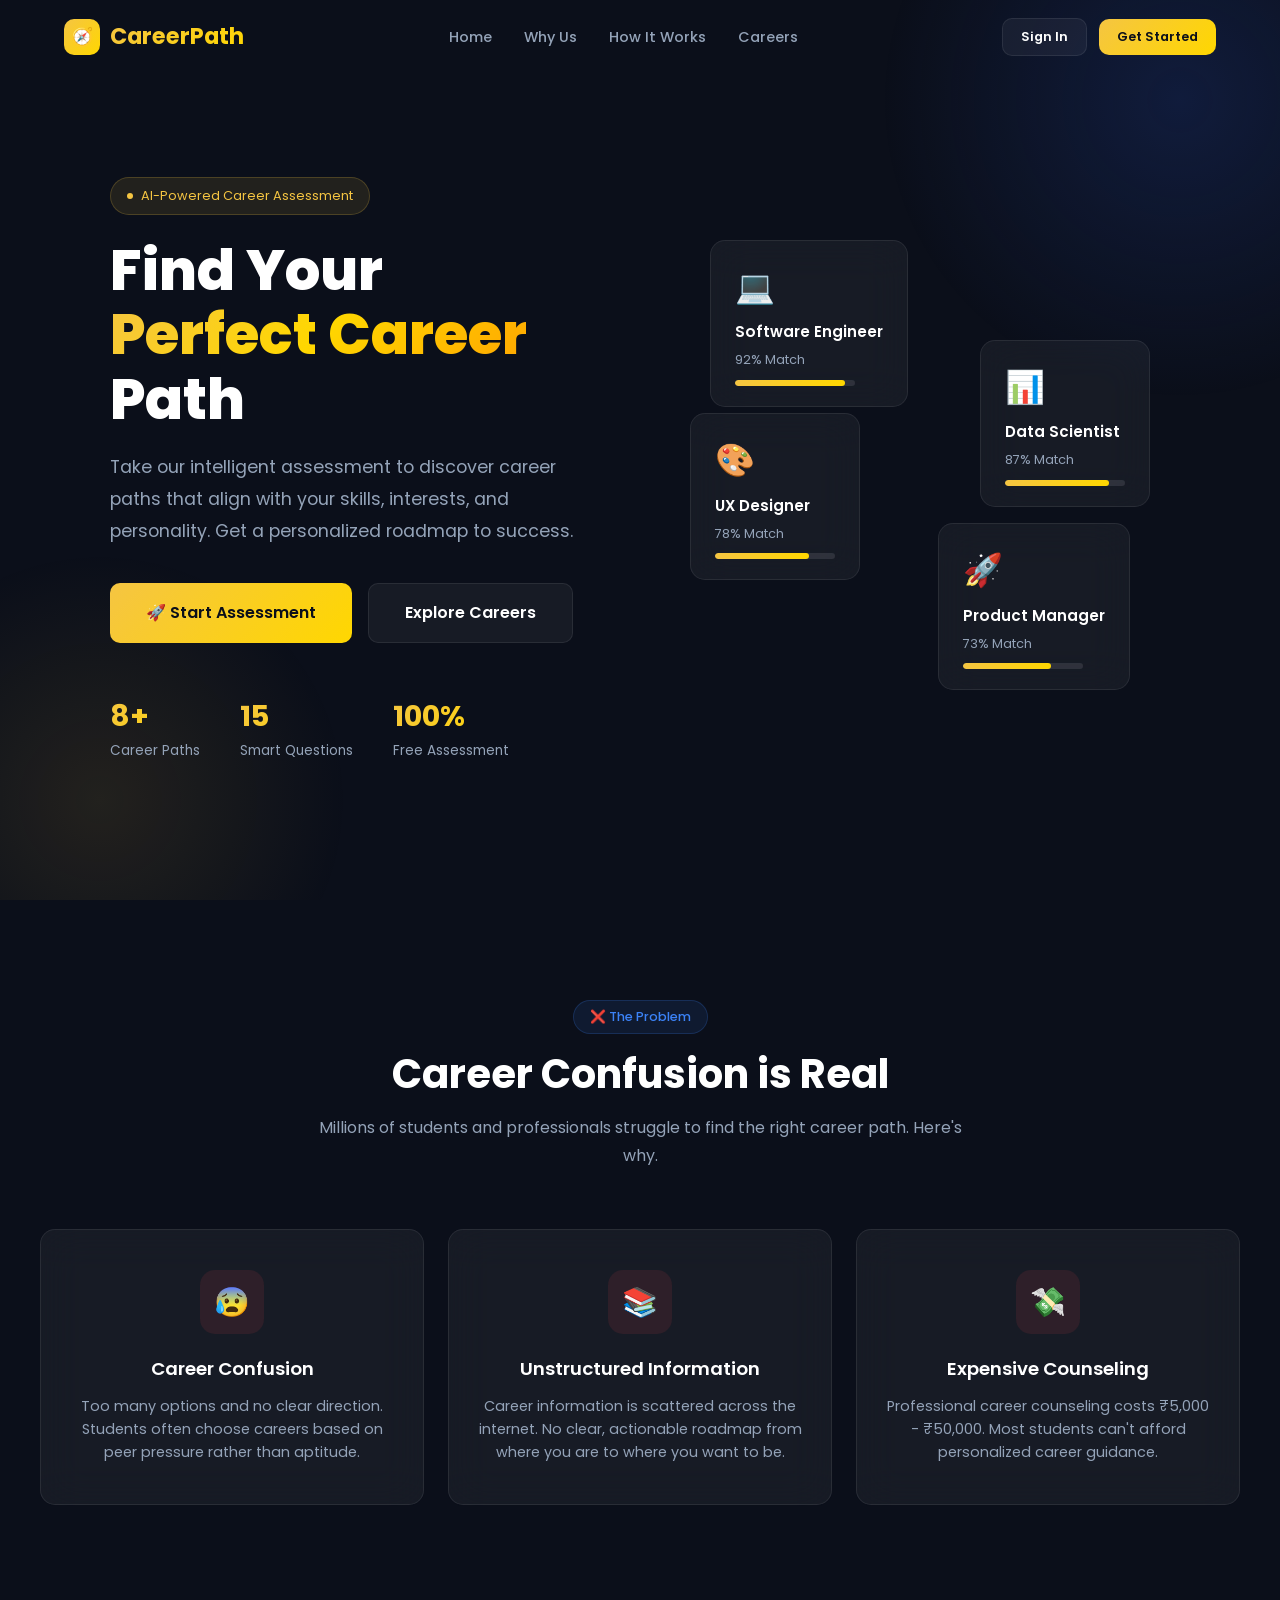
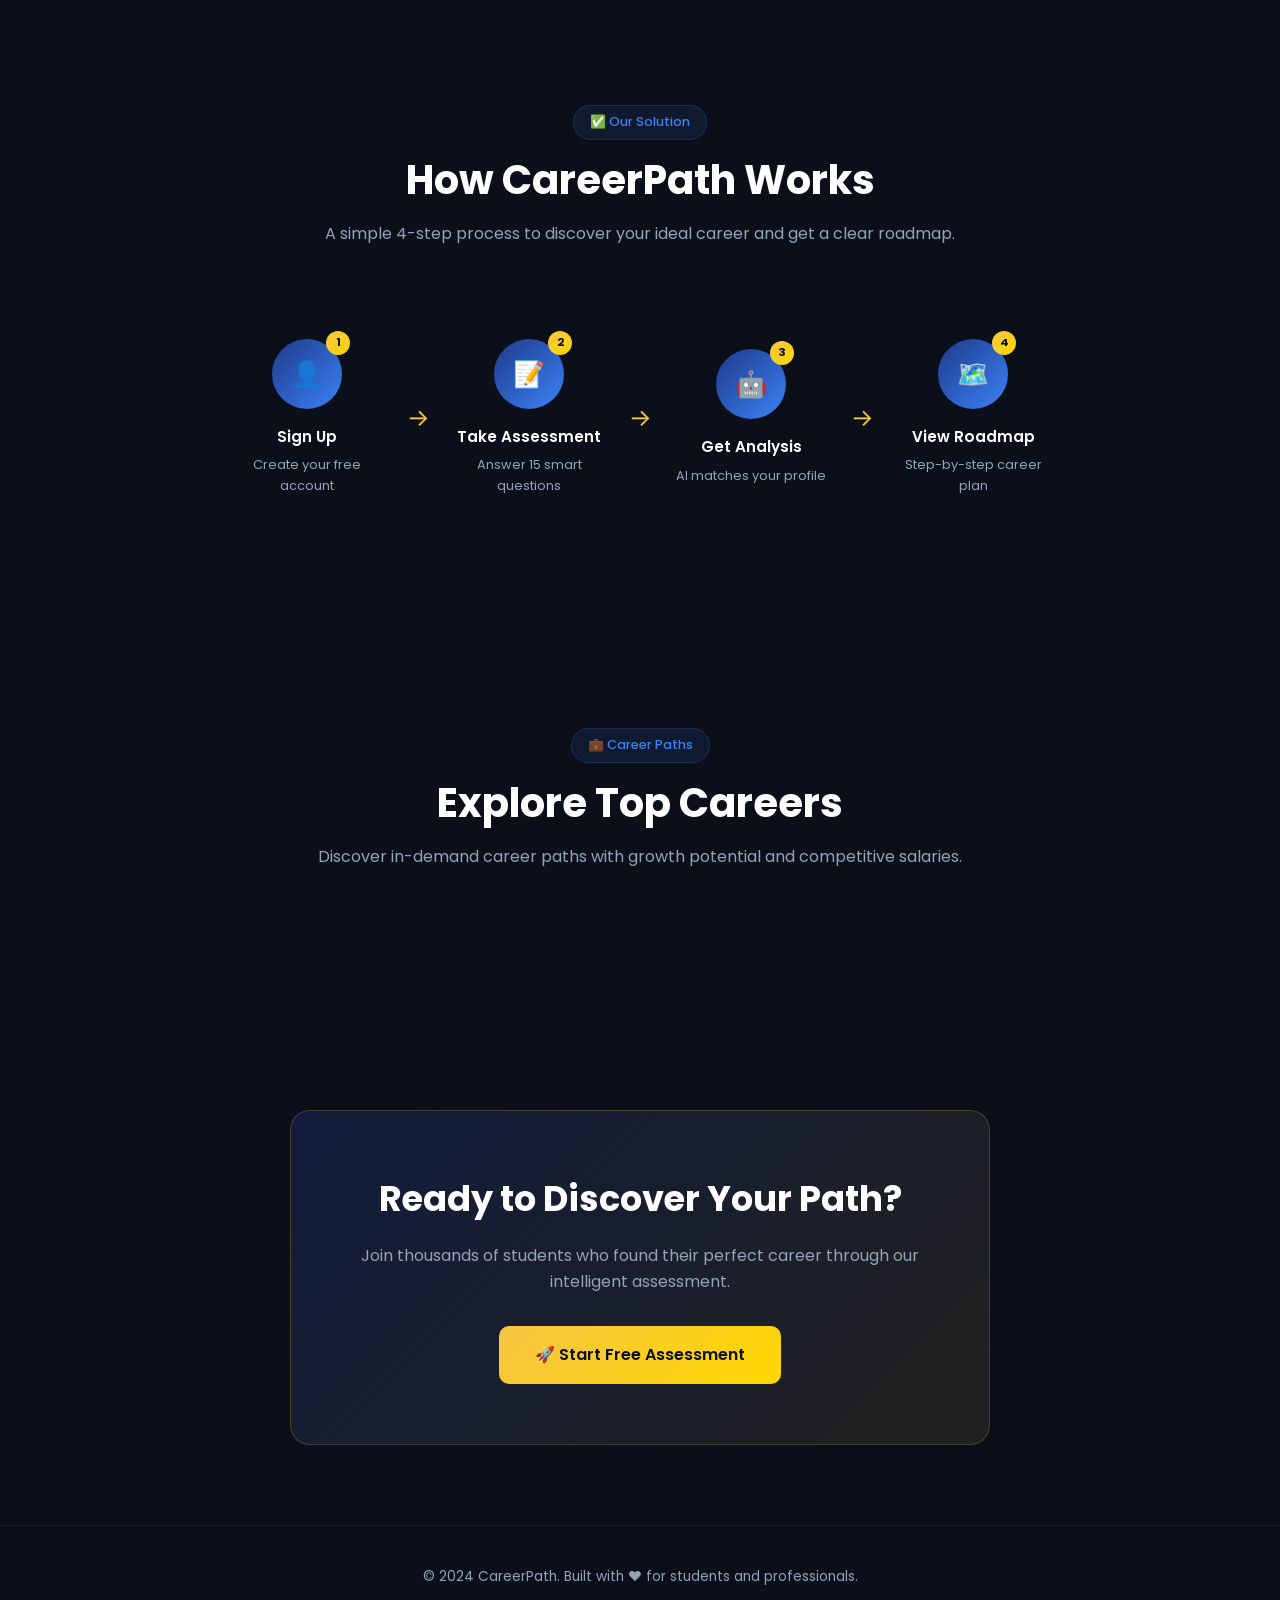
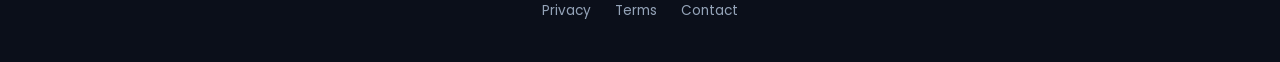
<file: frontend/index.html>
<!DOCTYPE html>
<html lang="en">
<head>
    <meta charset="UTF-8">
    <meta name="viewport" content="width=device-width, initial-scale=1.0">
    <title>CareerPath — Find Your Perfect Career</title>
    <link rel="stylesheet" href="css/style.css">
</head>
<body>

    <!-- Animated Background -->
    <div class="animated-bg"></div>

    <!-- Page Loader -->
    <div class="page-loader" id="pageLoader">
        <div class="loader-spinner"></div>
    </div>

    <!-- Toast Container -->
    <div class="toast-container" id="toastContainer"></div>

    <!-- Navigation -->
    <nav class="navbar" id="navbar">
        <div class="nav-container">
            <a href="index.html" class="nav-logo">
                <div class="nav-logo-icon">🧭</div>
                <span>CareerPath</span>
            </a>

            <div class="nav-links" id="navLinks">
                <a href="index.html">Home</a>
                <a href="#problems">Why Us</a>
                <a href="#flow">How It Works</a>
                <a href="#careers">Careers</a>
            </div>

            <div class="nav-auth" id="navAuth">
                <!-- Dynamic: Login/Signup or User Info -->
            </div>

            <button class="mobile-toggle" id="mobileToggle">
                <span></span>
                <span></span>
                <span></span>
            </button>
        </div>
    </nav>

    <!-- Hero Section -->
    <section class="hero">
        <div class="hero-container">
            <div class="hero-content">
                <div class="hero-badge">
                    <span class="hero-badge-dot"></span>
                    AI-Powered Career Assessment
                </div>

                <h1>
                    Find Your<br>
                    <span class="gradient-text">Perfect Career</span><br>
                    Path
                </h1>

                <p>
                    Take our intelligent assessment to discover career paths that align with your skills,
                    interests, and personality. Get a personalized roadmap to success.
                </p>

                <div class="hero-actions">
                    <a href="assessment.html" class="btn btn-primary btn-lg btn-glow" id="heroStartBtn">
                        🚀 Start Assessment
                    </a>
                    <a href="#careers" class="btn btn-secondary btn-lg">
                        Explore Careers
                    </a>
                </div>

                <div class="hero-stats">
                    <div class="hero-stat">
                        <h3>8+</h3>
                        <p>Career Paths</p>
                    </div>
                    <div class="hero-stat">
                        <h3>15</h3>
                        <p>Smart Questions</p>
                    </div>
                    <div class="hero-stat">
                        <h3>100%</h3>
                        <p>Free Assessment</p>
                    </div>
                </div>
            </div>

            <div class="hero-visual">
                <div class="floating-card">
                    <div class="floating-card-icon">💻</div>
                    <h4>Software Engineer</h4>
                    <p>92% Match</p>
                    <div class="score-bar"><div class="score-fill" style="width: 92%"></div></div>
                </div>
                <div class="floating-card">
                    <div class="floating-card-icon">📊</div>
                    <h4>Data Scientist</h4>
                    <p>87% Match</p>
                    <div class="score-bar"><div class="score-fill" style="width: 87%"></div></div>
                </div>
                <div class="floating-card">
                    <div class="floating-card-icon">🎨</div>
                    <h4>UX Designer</h4>
                    <p>78% Match</p>
                    <div class="score-bar"><div class="score-fill" style="width: 78%"></div></div>
                </div>
                <div class="floating-card">
                    <div class="floating-card-icon">🚀</div>
                    <h4>Product Manager</h4>
                    <p>73% Match</p>
                    <div class="score-bar"><div class="score-fill" style="width: 73%"></div></div>
                </div>
            </div>
        </div>
    </section>

    <!-- Problems Section -->
    <section class="section" id="problems">
        <div class="container">
            <div class="section-header reveal">
                <span class="section-label">❌ The Problem</span>
                <h2>Career Confusion is Real</h2>
                <p>Millions of students and professionals struggle to find the right career path. Here's why.</p>
            </div>

            <div class="problems-grid">
                <div class="glass-card problem-card reveal reveal-delay-1">
                    <div class="problem-icon">😰</div>
                    <h3>Career Confusion</h3>
                    <p>Too many options and no clear direction. Students often choose careers based on peer pressure rather than aptitude.</p>
                </div>
                <div class="glass-card problem-card reveal reveal-delay-2">
                    <div class="problem-icon">📚</div>
                    <h3>Unstructured Information</h3>
                    <p>Career information is scattered across the internet. No clear, actionable roadmap from where you are to where you want to be.</p>
                </div>
                <div class="glass-card problem-card reveal reveal-delay-3">
                    <div class="problem-icon">💸</div>
                    <h3>Expensive Counseling</h3>
                    <p>Professional career counseling costs ₹5,000 - ₹50,000. Most students can't afford personalized career guidance.</p>
                </div>
            </div>
        </div>
    </section>

    <!-- Solution Flow -->
    <section class="section" id="flow">
        <div class="container">
            <div class="section-header reveal">
                <span class="section-label">✅ Our Solution</span>
                <h2>How CareerPath Works</h2>
                <p>A simple 4-step process to discover your ideal career and get a clear roadmap.</p>
            </div>

            <div class="flow-container reveal">
                <div class="flow-step">
                    <div class="flow-step-icon">
                        👤
                        <span class="flow-step-number">1</span>
                    </div>
                    <h4>Sign Up</h4>
                    <p>Create your free account</p>
                </div>
                <div class="flow-arrow">→</div>
                <div class="flow-step">
                    <div class="flow-step-icon">
                        📝
                        <span class="flow-step-number">2</span>
                    </div>
                    <h4>Take Assessment</h4>
                    <p>Answer 15 smart questions</p>
                </div>
                <div class="flow-arrow">→</div>
                <div class="flow-step">
                    <div class="flow-step-icon">
                        🤖
                        <span class="flow-step-number">3</span>
                    </div>
                    <h4>Get Analysis</h4>
                    <p>AI matches your profile</p>
                </div>
                <div class="flow-arrow">→</div>
                <div class="flow-step">
                    <div class="flow-step-icon">
                        🗺️
                        <span class="flow-step-number">4</span>
                    </div>
                    <h4>View Roadmap</h4>
                    <p>Step-by-step career plan</p>
                </div>
            </div>
        </div>
    </section>

    <!-- Careers Section -->
    <section class="section" id="careers">
        <div class="container">
            <div class="section-header reveal">
                <span class="section-label">💼 Career Paths</span>
                <h2>Explore Top Careers</h2>
                <p>Discover in-demand career paths with growth potential and competitive salaries.</p>
            </div>

            <div class="careers-grid" id="careersGrid">
                <!-- Populated by JavaScript -->
            </div>
        </div>
    </section>

    <!-- CTA Section -->
    <section class="cta-section reveal">
        <div class="cta-box">
            <h2>Ready to Discover Your Path?</h2>
            <p>Join thousands of students who found their perfect career through our intelligent assessment.</p>
            <a href="assessment.html" class="btn btn-primary btn-lg btn-glow" id="ctaStartBtn">
                🚀 Start Free Assessment
            </a>
        </div>
    </section>

    <!-- Footer -->
    <footer class="footer">
        <p>© 2024 CareerPath. Built with ❤️ for students and professionals.</p>
        <div class="footer-links">
            <a href="#">Privacy</a>
            <a href="#">Terms</a>
            <a href="#">Contact</a>
        </div>
    </footer>

    <script src="js/script.js"></script>
</body>
</html>
</file>
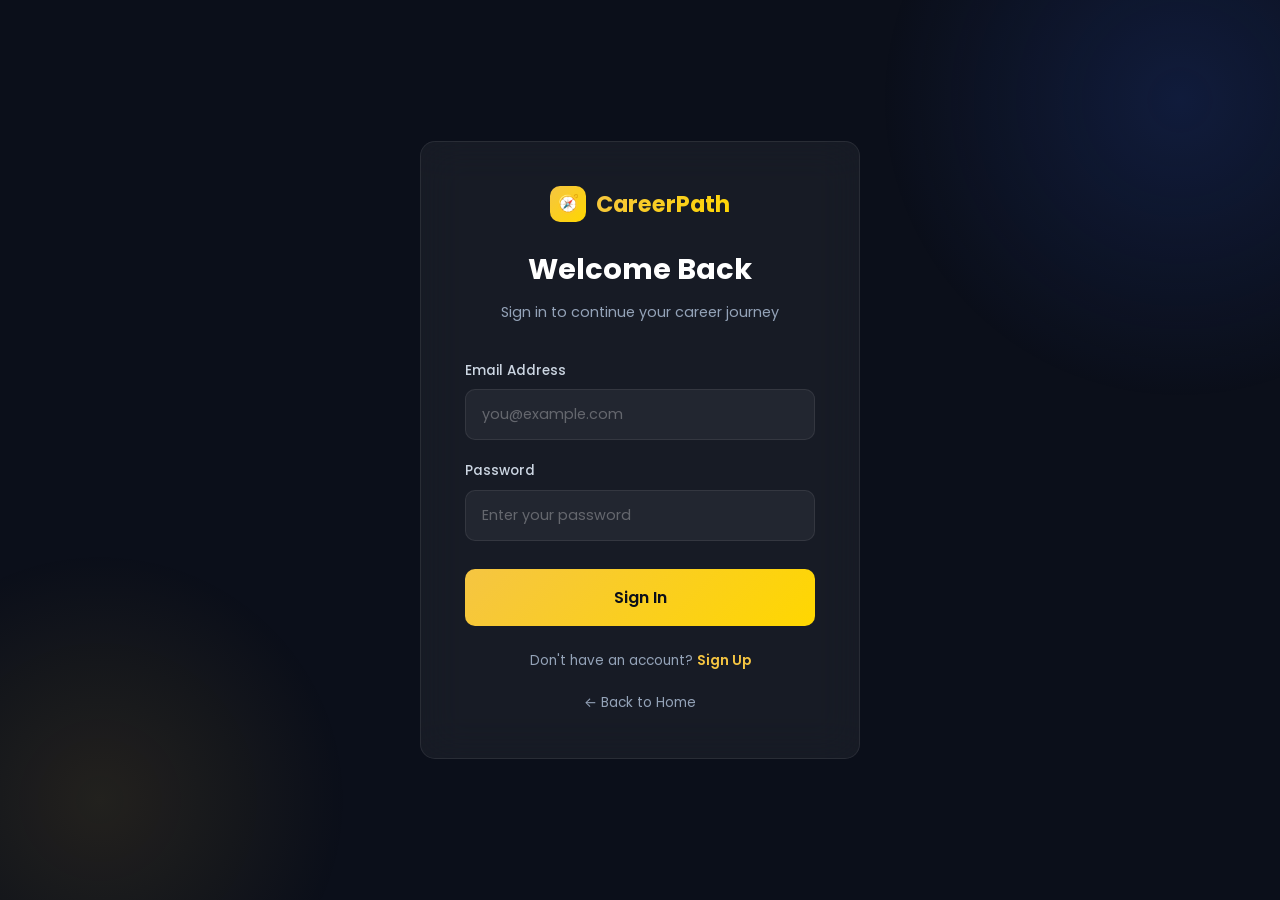
<file: frontend/assessment.html>
<!DOCTYPE html>
<html lang="en">
<head>
    <meta charset="UTF-8">
    <meta name="viewport" content="width=device-width, initial-scale=1.0">
    <title>Career Assessment — CareerPath</title>
    <link rel="stylesheet" href="css/style.css">
</head>
<body>

    <div class="animated-bg"></div>
    <div class="page-loader" id="pageLoader">
        <div class="loader-spinner"></div>
    </div>
    <div class="toast-container" id="toastContainer"></div>

    <!-- Navigation -->
    <nav class="navbar scrolled" id="navbar">
        <div class="nav-container">
            <a href="index.html" class="nav-logo">
                <div class="nav-logo-icon">🧭</div>
                <span>CareerPath</span>
            </a>
            <div class="nav-auth" id="navAuth"></div>
        </div>
    </nav>

    <div class="assessment-page">
        <div class="assessment-container">
            <div class="assessment-header">
                <h1>Career Assessment</h1>
                <p>Answer the following questions honestly to discover your best career match.</p>
            </div>

            <!-- Progress -->
            <div class="progress-container">
                <div class="progress-info">
                    <span id="progressText">Question 1 of 15</span>
                    <span id="progressPercent">0%</span>
                </div>
                <div class="progress-bar">
                    <div class="progress-fill" id="progressFill"></div>
                </div>
            </div>

            <!-- Question Container -->
            <div id="questionContainer">
                <!-- Questions loaded dynamically -->
            </div>

            <!-- Navigation Buttons -->
            <div class="assessment-nav">
                <button class="btn btn-secondary" id="prevBtn" style="visibility: hidden;">
                    ← Previous
                </button>
                <button class="btn btn-primary" id="nextBtn">
                    Next →
                </button>
            </div>
        </div>
    </div>

    <script src="js/assessment.js"></script>
</body>
</html>
</file>
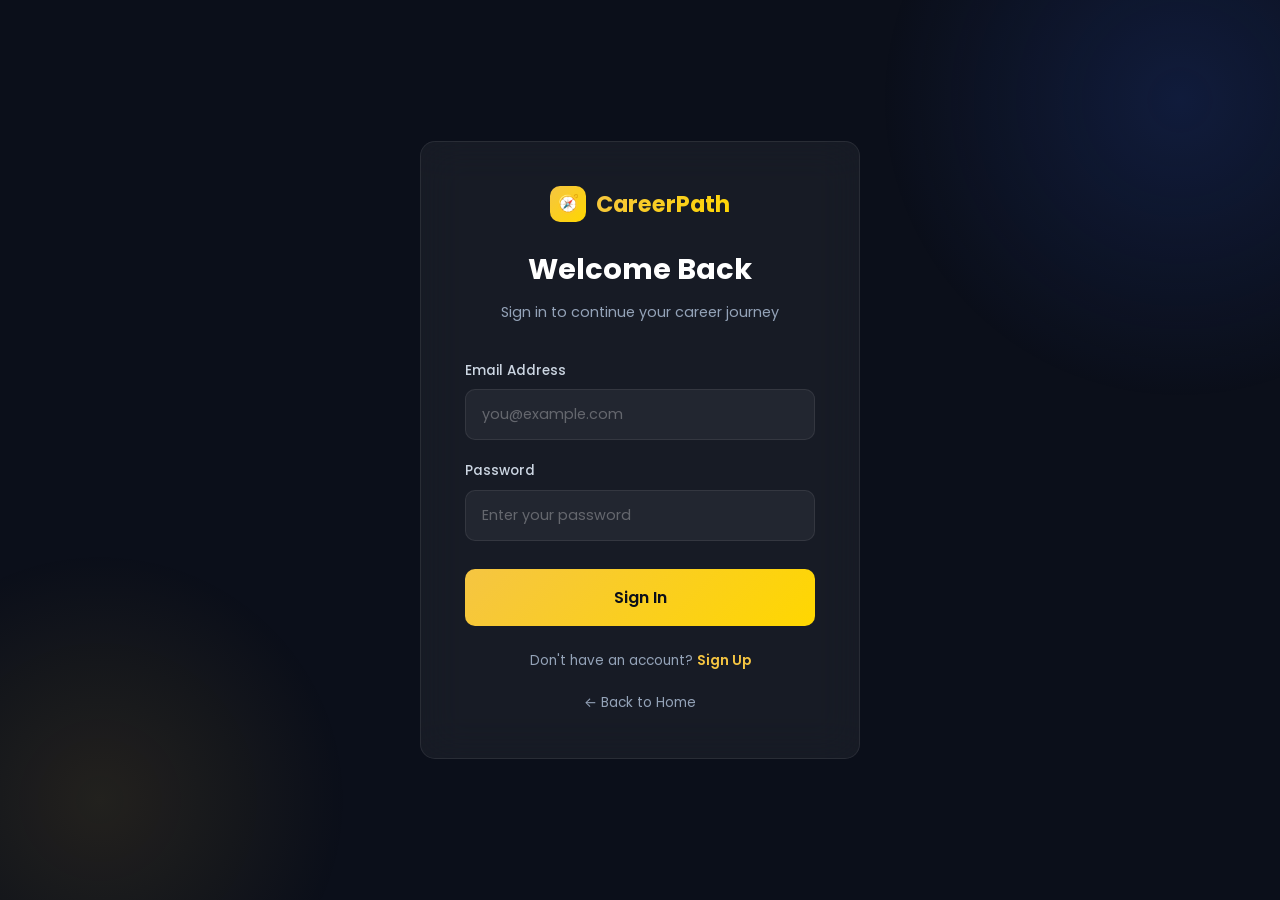
<file: frontend/dashboard.html>
<!DOCTYPE html>
<html lang="en">
<head>
    <meta charset="UTF-8">
    <meta name="viewport" content="width=device-width, initial-scale=1.0">
    <title>Dashboard — CareerPath</title>
    <link rel="stylesheet" href="css/style.css">
</head>
<body>

    <div class="animated-bg"></div>
    <div class="page-loader" id="pageLoader">
        <div class="loader-spinner"></div>
    </div>
    <div class="toast-container" id="toastContainer"></div>

    <!-- Navigation -->
    <nav class="navbar scrolled" id="navbar">
        <div class="nav-container">
            <a href="index.html" class="nav-logo">
                <div class="nav-logo-icon">🧭</div>
                <span>CareerPath</span>
            </a>
            <div class="nav-links" id="navLinks">
                <a href="index.html">Home</a>
                <a href="assessment.html">Assessment</a>
                <a href="results.html">Results</a>
            </div>
            <div class="nav-auth" id="navAuth"></div>
        </div>
    </nav>

    <div class="dashboard-page">
        <div class="dashboard-container">
            <!-- Welcome -->
            <div class="dashboard-welcome" id="dashboardWelcome">
                <h1>Good Morning 👋</h1>
                <p>Here's your career discovery progress.</p>
            </div>

            <!-- Stats -->
            <div class="stats-grid" id="statsGrid">
                <div class="glass-card stat-card">
                    <div class="stat-card-icon">📝</div>
                    <h3 id="statAssessments">0</h3>
                    <p>Assessments Taken</p>
                </div>
                <div class="glass-card stat-card">
                    <div class="stat-card-icon">🎯</div>
                    <h3 id="statAnswers">0</h3>
                    <p>Questions Answered</p>
                </div>
                <div class="glass-card stat-card">
                    <div class="stat-card-icon">💼</div>
                    <h3 id="statCareers">8</h3>
                    <p>Careers Explored</p>
                </div>
                <div class="glass-card stat-card">
                    <div class="stat-card-icon">📈</div>
                    <h3 id="statCompletion">0%</h3>
                    <p>Profile Complete</p>
                </div>
            </div>

            <!-- Dashboard Grid -->
            <div class="dashboard-grid">
                <!-- Left Column -->
                <div>
                    <!-- Score Chart -->
                    <div class="glass-card dashboard-card mb-3">
                        <div class="dashboard-card-header">
                            <h2>📊 Career Match Scores</h2>
                        </div>
                        <div class="chart-container">
                            <div class="bar-chart" id="barChart">
                                <!-- Chart bars loaded dynamically -->
                            </div>
                        </div>
                    </div>

                    <!-- Recent Results -->
                    <div class="glass-card dashboard-card">
                        <div class="dashboard-card-header">
                            <h2>🏆 Top Career Matches</h2>
                            <a href="results.html" class="btn btn-sm btn-outline">View All</a>
                        </div>
                        <div class="recent-results-list" id="recentResultsList">
                            <p style="color: var(--text-gray); text-align: center; padding: 20px;">
                                Take an assessment to see your career matches.
                            </p>
                        </div>
                    </div>
                </div>

                <!-- Right Column -->
                <div>
                    <!-- Profile Card -->
                    <div class="glass-card dashboard-card mb-3">
                        <div class="dashboard-card-header">
                            <h2>👤 Profile</h2>
                        </div>
                        <div class="profile-info" id="profileInfo">
                            <!-- Dynamic profile -->
                        </div>
                        <div class="completion-ring-container">
                            <div class="completion-ring">
                                <svg viewBox="0 0 120 120">
                                    <defs>
                                        <linearGradient id="goldGradient" x1="0%" y1="0%" x2="100%" y2="0%">
                                            <stop offset="0%" style="stop-color:#F5C542"/>
                                            <stop offset="100%" style="stop-color:#FFD700"/>
                                        </linearGradient>
                                    </defs>
                                    <circle class="bg-ring" cx="60" cy="60" r="50"/>
                                    <circle class="progress-ring" id="completionRing" cx="60" cy="60" r="50"
                                            stroke-dasharray="314" stroke-dashoffset="314"/>
                                </svg>
                                <span class="completion-percentage" id="completionPercent">0%</span>
                            </div>
                        </div>
                        <p class="text-center" style="color: var(--text-gray); font-size: 0.85rem;">Profile Completion</p>
                    </div>

                    <!-- Preferred Career -->
                    <div class="glass-card dashboard-card mb-3" id="preferredCareerCard" style="display: none;">
                        <div class="dashboard-card-header">
                            <h2>⭐ Top Match</h2>
                        </div>
                        <div id="preferredCareerContent"></div>
                    </div>

                    <!-- Quick Actions -->
                    <div class="glass-card dashboard-card">
                        <div class="dashboard-card-header">
                            <h2>⚡ Quick Actions</h2>
                        </div>
                        <div style="display: flex; flex-direction: column; gap: 10px;">
                            <a href="assessment.html" class="btn btn-primary" style="width: 100%;">
                                📝 Take Assessment
                            </a>
                            <a href="results.html" class="btn btn-secondary" style="width: 100%;">
                                📊 View Results
                            </a>
                            <button class="btn btn-outline" style="width: 100%;" id="logoutDashBtn">
                                🚪 Logout
                            </button>
                        </div>
                    </div>
                </div>
            </div>
        </div>
    </div>

    <script src="js/dashboard.js"></script>
</body>
</html>
</file>
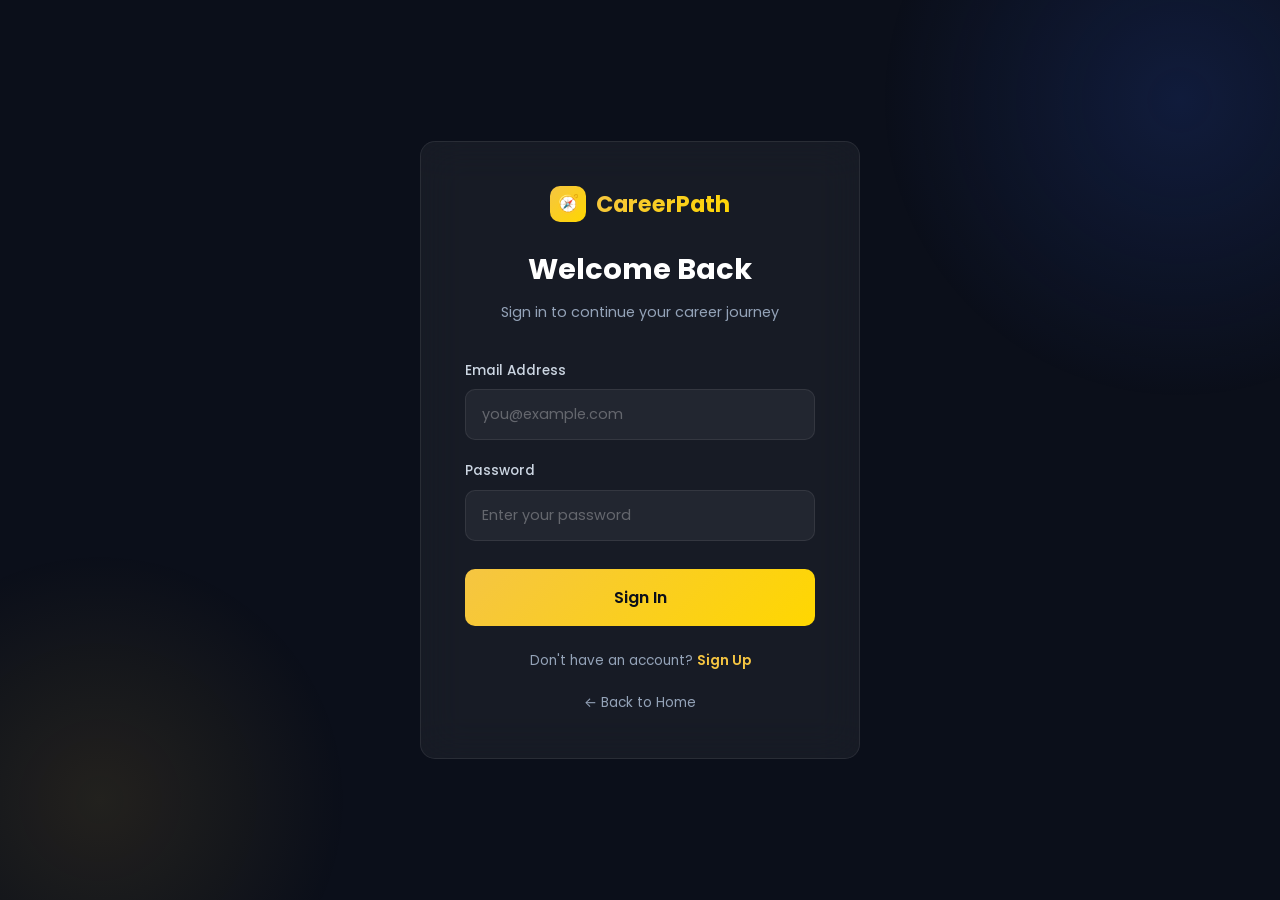
<file: frontend/login.html>
<!DOCTYPE html>
<html lang="en">
<head>
    <meta charset="UTF-8">
    <meta name="viewport" content="width=device-width, initial-scale=1.0">
    <title>Login — CareerPath</title>
    <link rel="stylesheet" href="css/style.css">
</head>
<body>

    <div class="animated-bg"></div>
    <div class="page-loader" id="pageLoader">
        <div class="loader-spinner"></div>
    </div>
    <div class="toast-container" id="toastContainer"></div>

    <div class="auth-page">
        <div class="auth-container">
            <div class="glass-card auth-card">
                <div class="auth-header">
                    <a href="index.html" class="nav-logo" style="justify-content: center; margin-bottom: 24px;">
                        <div class="nav-logo-icon">🧭</div>
                        <span>CareerPath</span>
                    </a>
                    <h1>Welcome Back</h1>
                    <p>Sign in to continue your career journey</p>
                </div>

                <form id="loginForm">
                    <div class="form-group" id="emailGroup">
                        <label for="email">Email Address</label>
                        <input type="email" id="email" placeholder="you@example.com" autocomplete="email">
                        <p class="form-error" id="emailError"></p>
                    </div>

                    <div class="form-group" id="passwordGroup">
                        <label for="password">Password</label>
                        <input type="password" id="password" placeholder="Enter your password" autocomplete="current-password">
                        <p class="form-error" id="passwordError"></p>
                    </div>

                    <button type="submit" class="btn btn-primary btn-lg auth-submit" id="loginBtn">
                        Sign In
                    </button>
                </form>

                <div class="auth-footer">
                    Don't have an account? <a href="signup.html">Sign Up</a>
                </div>

                <a href="index.html" class="auth-back">← Back to Home</a>
            </div>
        </div>
    </div>

    <script src="js/auth.js"></script>
</body>
</html>
</file>
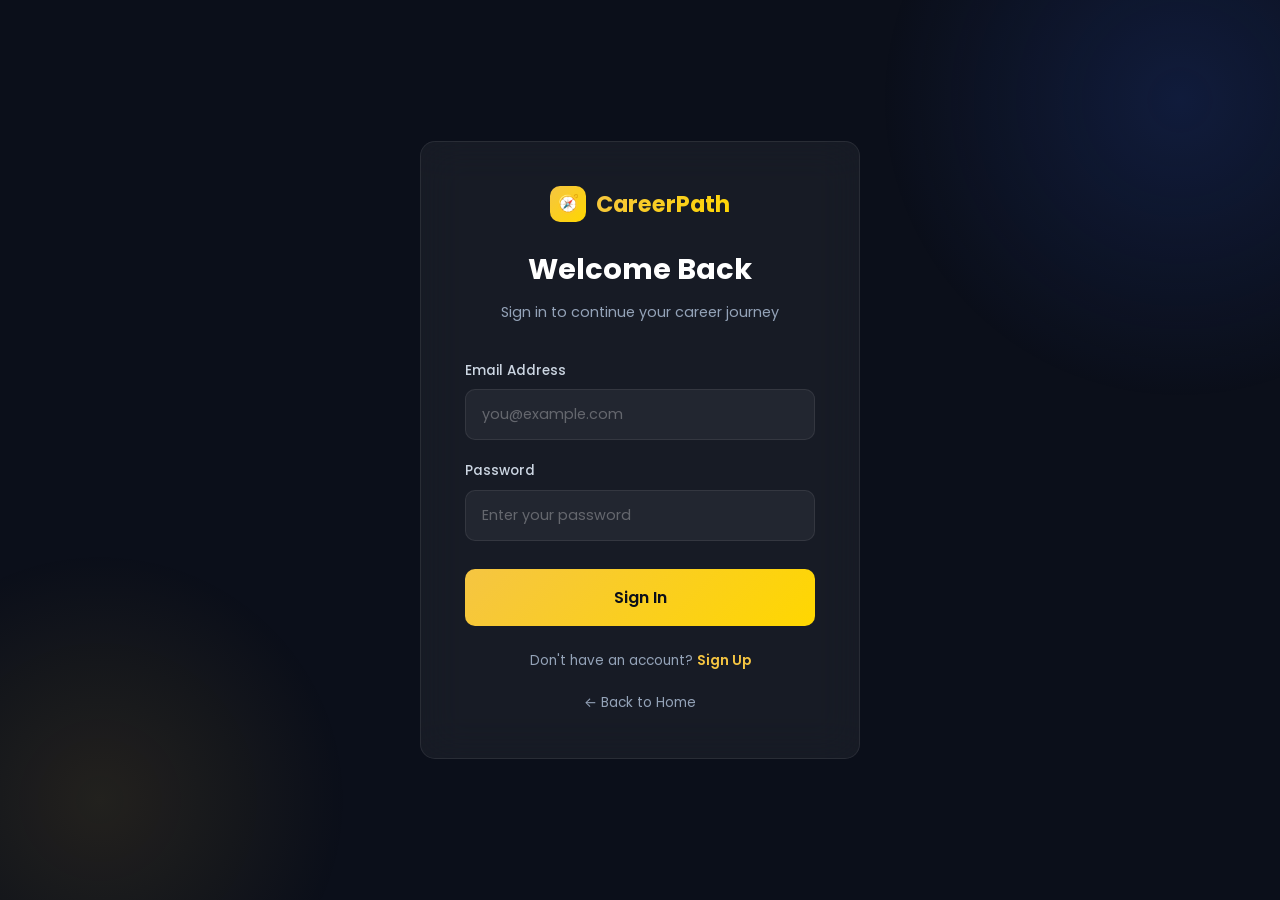
<file: frontend/results.html>
<!DOCTYPE html>
<html lang="en">
<head>
    <meta charset="UTF-8">
    <meta name="viewport" content="width=device-width, initial-scale=1.0">
    <title>Your Results — CareerPath</title>
    <link rel="stylesheet" href="css/style.css">
</head>
<body>

    <div class="animated-bg"></div>
    <div class="page-loader" id="pageLoader">
        <div class="loader-spinner"></div>
    </div>
    <div class="toast-container" id="toastContainer"></div>

    <!-- Navigation -->
    <nav class="navbar scrolled" id="navbar">
        <div class="nav-container">
            <a href="index.html" class="nav-logo">
                <div class="nav-logo-icon">🧭</div>
                <span>CareerPath</span>
            </a>
            <div class="nav-links" id="navLinks">
                <a href="dashboard.html">Dashboard</a>
                <a href="assessment.html">Retake Test</a>
            </div>
            <div class="nav-auth" id="navAuth"></div>
        </div>
    </nav>

    <div class="results-page">
        <div class="results-container">
            <div class="results-header">
                <h1>🎉 Your Career Matches</h1>
                <p style="color: var(--text-gray);">Based on your assessment, here are the careers best suited for you.</p>
            </div>

            <!-- Top Result -->
            <div id="topResultContainer"></div>

            <!-- Score Chart -->
            <div class="glass-card" style="padding: 32px; margin-bottom: 30px;">
                <h2 style="font-size: 1.15rem; font-weight: 600; margin-bottom: 24px;">📊 Score Breakdown</h2>
                <div class="score-chart" id="scoreChart"></div>
            </div>

            <!-- Other Results -->
            <h2 style="font-size: 1.15rem; font-weight: 600; margin-bottom: 16px;">Other Matches</h2>
            <div class="other-results-grid" id="otherResults"></div>

            <div class="text-center mt-4">
                <a href="dashboard.html" class="btn btn-secondary">📊 Go to Dashboard</a>
            </div>
        </div>
    </div>

    <script src="js/results.js"></script>
</body>
</html>
</file>
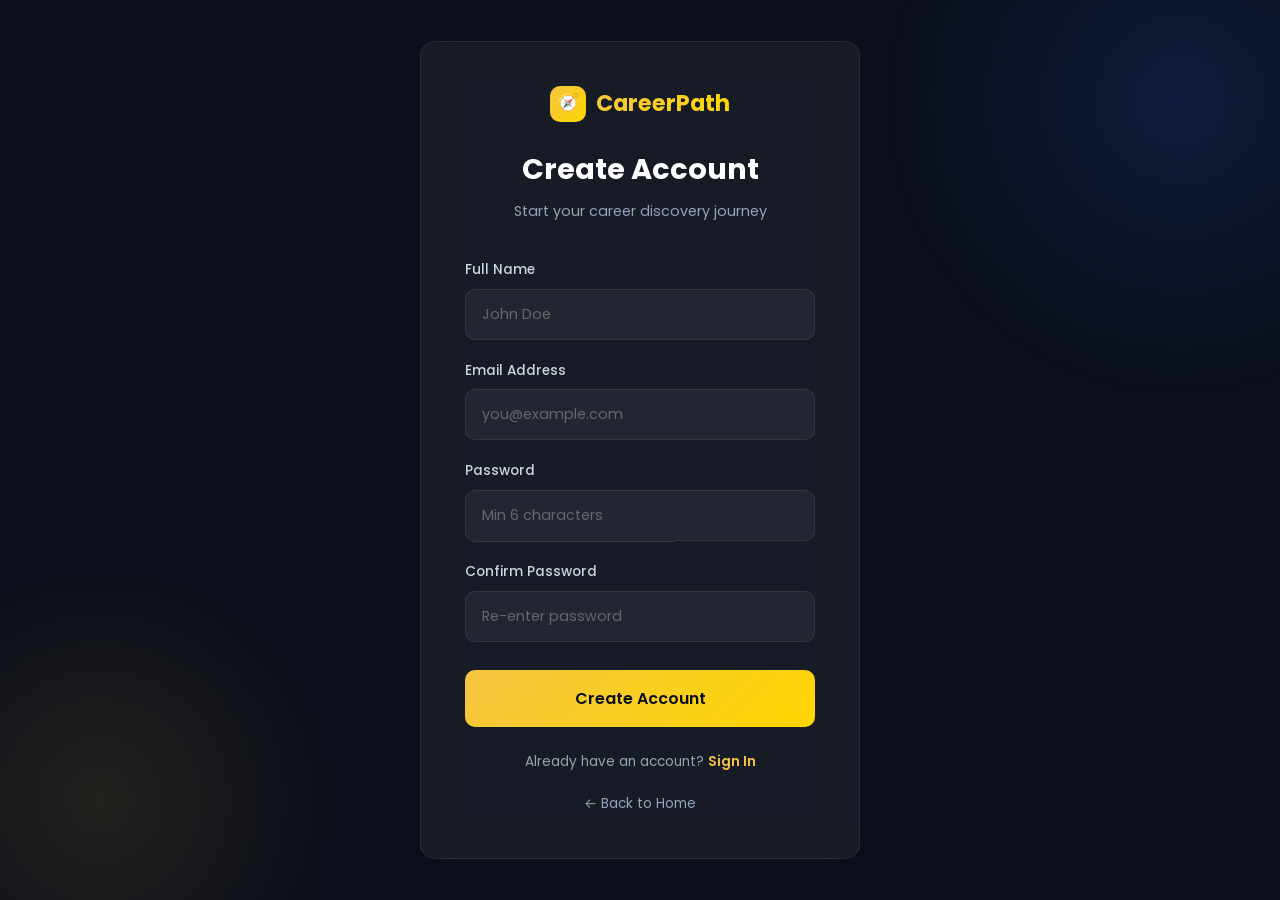
<file: frontend/signup.html>
<!DOCTYPE html>
<html lang="en">
<head>
    <meta charset="UTF-8">
    <meta name="viewport" content="width=device-width, initial-scale=1.0">
    <title>Sign Up — CareerPath</title>
    <link rel="stylesheet" href="css/style.css">
</head>
<body>

    <div class="animated-bg"></div>
    <div class="page-loader" id="pageLoader">
        <div class="loader-spinner"></div>
    </div>
    <div class="toast-container" id="toastContainer"></div>

    <div class="auth-page">
        <div class="auth-container">
            <div class="glass-card auth-card">
                <div class="auth-header">
                    <a href="index.html" class="nav-logo" style="justify-content: center; margin-bottom: 24px;">
                        <div class="nav-logo-icon">🧭</div>
                        <span>CareerPath</span>
                    </a>
                    <h1>Create Account</h1>
                    <p>Start your career discovery journey</p>
                </div>

                <form id="signupForm">
                    <div class="form-group" id="nameGroup">
                        <label for="name">Full Name</label>
                        <input type="text" id="name" placeholder="John Doe" autocomplete="name">
                        <p class="form-error" id="nameError"></p>
                    </div>

                    <div class="form-group" id="emailGroup">
                        <label for="email">Email Address</label>
                        <input type="email" id="email" placeholder="you@example.com" autocomplete="email">
                        <p class="form-error" id="emailError"></p>
                    </div>

                    <div class="form-group" id="passwordGroup">
                        <label for="password">Password</label>
                        <input type="password" id="password" placeholder="Min 6 characters" autocomplete="new-password">
                        <p class="form-error" id="passwordError"></p>
                    </div>

                    <div class="form-group" id="confirmPasswordGroup">
                        <label for="confirmPassword">Confirm Password</label>
                        <input type="password" id="confirmPassword" placeholder="Re-enter password">
                        <p class="form-error" id="confirmPasswordError"></p>
                    </div>

                    <button type="submit" class="btn btn-primary btn-lg auth-submit" id="signupBtn">
                        Create Account
                    </button>
                </form>

                <div class="auth-footer">
                    Already have an account? <a href="login.html">Sign In</a>
                </div>

                <a href="index.html" class="auth-back">← Back to Home</a>
            </div>
        </div>
    </div>

    <script src="js/auth.js"></script>
</body>
</html>
</file>
<file: frontend/css/style.css>
/* ============================================
   Career Advisor System - Premium Dark Theme
   ============================================ */

/* ========== IMPORTS & RESET ========== */
@import url('https://fonts.googleapis.com/css2?family=Poppins:wght@300;400;500;600;700;800;900&family=Inter:wght@300;400;500;600;700&display=swap');

*, *::before, *::after {
    margin: 0;
    padding: 0;
    box-sizing: border-box;
}

:root {
    --bg-primary: #0B0F1A;
    --bg-secondary: #111827;
    --bg-card: rgba(30, 41, 59, 0.5);
    --bg-glass: rgba(255, 255, 255, 0.05);
    --blue-primary: #1E3A8A;
    --blue-light: #3B82F6;
    --gold-start: #F5C542;
    --gold-end: #FFD700;
    --text-white: #FFFFFF;
    --text-gray: #94A3B8;
    --text-light-gray: #CBD5E1;
    --border-color: rgba(255, 255, 255, 0.08);
    --shadow-glow: 0 0 30px rgba(245, 197, 66, 0.15);
    --shadow-card: 0 8px 32px rgba(0, 0, 0, 0.3);
    --radius: 15px;
    --radius-sm: 10px;
    --radius-lg: 20px;
    --transition: all 0.3s cubic-bezier(0.4, 0, 0.2, 1);
}

html {
    scroll-behavior: smooth;
    font-size: 16px;
}

body {
    font-family: 'Poppins', 'Inter', sans-serif;
    background-color: var(--bg-primary);
    color: var(--text-white);
    line-height: 1.6;
    overflow-x: hidden;
    min-height: 100vh;
}

a {
    text-decoration: none;
    color: inherit;
}

ul { list-style: none; }

img { max-width: 100%; }

/* ========== ANIMATED BACKGROUND ========== */
.animated-bg {
    position: fixed;
    top: 0;
    left: 0;
    width: 100%;
    height: 100%;
    z-index: -1;
    overflow: hidden;
}

.animated-bg::before {
    content: '';
    position: absolute;
    width: 600px;
    height: 600px;
    background: radial-gradient(circle, rgba(30, 58, 138, 0.3), transparent 70%);
    top: -200px;
    right: -200px;
    animation: floatBg1 15s ease-in-out infinite;
}

.animated-bg::after {
    content: '';
    position: absolute;
    width: 500px;
    height: 500px;
    background: radial-gradient(circle, rgba(245, 197, 66, 0.1), transparent 70%);
    bottom: -150px;
    left: -150px;
    animation: floatBg2 18s ease-in-out infinite;
}

@keyframes floatBg1 {
    0%, 100% { transform: translate(0, 0) scale(1); }
    33% { transform: translate(-50px, 80px) scale(1.1); }
    66% { transform: translate(30px, -40px) scale(0.95); }
}

@keyframes floatBg2 {
    0%, 100% { transform: translate(0, 0) scale(1); }
    33% { transform: translate(60px, -60px) scale(1.15); }
    66% { transform: translate(-40px, 40px) scale(0.9); }
}

/* ========== SCROLLBAR ========== */
::-webkit-scrollbar {
    width: 8px;
}

::-webkit-scrollbar-track {
    background: var(--bg-primary);
}

::-webkit-scrollbar-thumb {
    background: var(--blue-primary);
    border-radius: 4px;
}

::-webkit-scrollbar-thumb:hover {
    background: var(--blue-light);
}

/* ========== LOADER ========== */
.page-loader {
    position: fixed;
    top: 0;
    left: 0;
    width: 100%;
    height: 100%;
    background: var(--bg-primary);
    display: flex;
    align-items: center;
    justify-content: center;
    z-index: 10000;
    transition: opacity 0.5s ease, visibility 0.5s ease;
}

.page-loader.hidden {
    opacity: 0;
    visibility: hidden;
}

.loader-spinner {
    width: 50px;
    height: 50px;
    border: 3px solid var(--border-color);
    border-top-color: var(--gold-start);
    border-radius: 50%;
    animation: spin 0.8s linear infinite;
}

@keyframes spin {
    to { transform: rotate(360deg); }
}

/* ========== TOAST NOTIFICATION ========== */
.toast-container {
    position: fixed;
    top: 20px;
    right: 20px;
    z-index: 9999;
    display: flex;
    flex-direction: column;
    gap: 10px;
}

.toast {
    padding: 16px 24px;
    border-radius: var(--radius-sm);
    backdrop-filter: blur(20px);
    border: 1px solid var(--border-color);
    min-width: 300px;
    display: flex;
    align-items: center;
    gap: 12px;
    animation: slideInRight 0.4s ease-out;
    font-size: 14px;
    font-weight: 500;
}

.toast.success {
    background: rgba(16, 185, 129, 0.15);
    border-color: rgba(16, 185, 129, 0.3);
    color: #10B981;
}

.toast.error {
    background: rgba(239, 68, 68, 0.15);
    border-color: rgba(239, 68, 68, 0.3);
    color: #EF4444;
}

.toast.info {
    background: rgba(59, 130, 246, 0.15);
    border-color: rgba(59, 130, 246, 0.3);
    color: #3B82F6;
}

.toast-close {
    margin-left: auto;
    cursor: pointer;
    opacity: 0.7;
    font-size: 18px;
    background: none;
    border: none;
    color: inherit;
}

@keyframes slideInRight {
    from { transform: translateX(100%); opacity: 0; }
    to { transform: translateX(0); opacity: 1; }
}

/* ========== NAVIGATION ========== */
.navbar {
    position: fixed;
    top: 0;
    left: 0;
    width: 100%;
    padding: 18px 0;
    z-index: 1000;
    transition: var(--transition);
    backdrop-filter: blur(0px);
}

.navbar.scrolled {
    background: rgba(11, 15, 26, 0.9);
    backdrop-filter: blur(20px);
    border-bottom: 1px solid var(--border-color);
    padding: 12px 0;
}

.nav-container {
    max-width: 1200px;
    margin: 0 auto;
    padding: 0 24px;
    display: flex;
    align-items: center;
    justify-content: space-between;
}

.nav-logo {
    display: flex;
    align-items: center;
    gap: 10px;
    font-size: 1.4rem;
    font-weight: 700;
}

.nav-logo-icon {
    width: 36px;
    height: 36px;
    background: linear-gradient(135deg, var(--gold-start), var(--gold-end));
    border-radius: var(--radius-sm);
    display: flex;
    align-items: center;
    justify-content: center;
    font-size: 18px;
}

.nav-logo span {
    background: linear-gradient(135deg, var(--gold-start), var(--gold-end));
    -webkit-background-clip: text;
    -webkit-text-fill-color: transparent;
    background-clip: text;
}

.nav-links {
    display: flex;
    align-items: center;
    gap: 32px;
}

.nav-links a {
    color: var(--text-gray);
    font-size: 0.9rem;
    font-weight: 500;
    transition: var(--transition);
    position: relative;
}

.nav-links a:hover {
    color: var(--text-white);
}

.nav-links a::after {
    content: '';
    position: absolute;
    bottom: -4px;
    left: 0;
    width: 0;
    height: 2px;
    background: linear-gradient(135deg, var(--gold-start), var(--gold-end));
    transition: width 0.3s ease;
}

.nav-links a:hover::after {
    width: 100%;
}

.nav-auth {
    display: flex;
    align-items: center;
    gap: 12px;
}

.nav-user-info {
    display: flex;
    align-items: center;
    gap: 10px;
}

.nav-avatar {
    width: 34px;
    height: 34px;
    border-radius: 50%;
    display: flex;
    align-items: center;
    justify-content: center;
    font-weight: 600;
    font-size: 14px;
    color: var(--bg-primary);
}

.mobile-toggle {
    display: none;
    flex-direction: column;
    gap: 5px;
    cursor: pointer;
    background: none;
    border: none;
    padding: 5px;
}

.mobile-toggle span {
    width: 24px;
    height: 2px;
    background: var(--text-white);
    border-radius: 2px;
    transition: var(--transition);
}

/* ========== BUTTONS ========== */
.btn {
    display: inline-flex;
    align-items: center;
    justify-content: center;
    gap: 8px;
    padding: 12px 28px;
    border-radius: var(--radius-sm);
    font-family: 'Poppins', sans-serif;
    font-size: 0.9rem;
    font-weight: 600;
    cursor: pointer;
    transition: var(--transition);
    border: none;
    position: relative;
    overflow: hidden;
}

.btn-primary {
    background: linear-gradient(135deg, var(--gold-start), var(--gold-end));
    color: var(--bg-primary);
}

.btn-primary:hover {
    transform: translateY(-2px);
    box-shadow: 0 8px 30px rgba(245, 197, 66, 0.35);
}

.btn-primary::after {
    content: '';
    position: absolute;
    top: 50%;
    left: 50%;
    width: 0;
    height: 0;
    background: rgba(255, 255, 255, 0.2);
    border-radius: 50%;
    transition: width 0.5s ease, height 0.5s ease;
    transform: translate(-50%, -50%);
}

.btn-primary:active::after {
    width: 300px;
    height: 300px;
}

.btn-secondary {
    background: var(--bg-glass);
    color: var(--text-white);
    border: 1px solid var(--border-color);
    backdrop-filter: blur(10px);
}

.btn-secondary:hover {
    background: rgba(255, 255, 255, 0.1);
    border-color: rgba(255, 255, 255, 0.2);
    transform: translateY(-2px);
}

.btn-outline {
    background: transparent;
    color: var(--gold-start);
    border: 1px solid var(--gold-start);
}

.btn-outline:hover {
    background: rgba(245, 197, 66, 0.1);
    transform: translateY(-2px);
}

.btn-sm {
    padding: 8px 18px;
    font-size: 0.8rem;
}

.btn-lg {
    padding: 16px 36px;
    font-size: 1rem;
}

.btn-glow {
    animation: btnGlow 2s ease-in-out infinite;
}

@keyframes btnGlow {
    0%, 100% { box-shadow: 0 0 10px rgba(245, 197, 66, 0.3); }
    50% { box-shadow: 0 0 30px rgba(245, 197, 66, 0.5), 0 0 60px rgba(245, 197, 66, 0.2); }
}

/* ========== GLASS CARD ========== */
.glass-card {
    background: var(--bg-glass);
    backdrop-filter: blur(20px);
    border: 1px solid var(--border-color);
    border-radius: var(--radius);
    padding: 28px;
    transition: var(--transition);
}

.glass-card:hover {
    border-color: rgba(255, 255, 255, 0.15);
    transform: translateY(-4px);
    box-shadow: var(--shadow-card);
}

/* ========== HERO SECTION ========== */
.hero {
    min-height: 100vh;
    display: flex;
    align-items: center;
    padding: 120px 24px 80px;
    position: relative;
}

.hero-container {
    max-width: 1200px;
    margin: 0 auto;
    display: grid;
    grid-template-columns: 1fr 1fr;
    gap: 60px;
    align-items: center;
}

.hero-badge {
    display: inline-flex;
    align-items: center;
    gap: 8px;
    padding: 8px 16px;
    background: rgba(245, 197, 66, 0.1);
    border: 1px solid rgba(245, 197, 66, 0.2);
    border-radius: 50px;
    font-size: 0.8rem;
    color: var(--gold-start);
    margin-bottom: 24px;
    animation: fadeInUp 0.8s ease-out;
}

.hero-badge-dot {
    width: 6px;
    height: 6px;
    background: var(--gold-start);
    border-radius: 50%;
    animation: pulse 2s infinite;
}

@keyframes pulse {
    0%, 100% { opacity: 1; }
    50% { opacity: 0.4; }
}

.hero h1 {
    font-size: 3.5rem;
    font-weight: 800;
    line-height: 1.15;
    margin-bottom: 20px;
    animation: fadeInUp 0.8s ease-out 0.1s both;
}

.hero h1 .gradient-text {
    background: linear-gradient(135deg, var(--gold-start), var(--gold-end), #FFA500);
    -webkit-background-clip: text;
    -webkit-text-fill-color: transparent;
    background-clip: text;
}

.hero p {
    font-size: 1.1rem;
    color: var(--text-gray);
    line-height: 1.8;
    margin-bottom: 36px;
    max-width: 500px;
    animation: fadeInUp 0.8s ease-out 0.2s both;
}

.hero-actions {
    display: flex;
    gap: 16px;
    animation: fadeInUp 0.8s ease-out 0.3s both;
}

.hero-stats {
    display: flex;
    gap: 40px;
    margin-top: 50px;
    animation: fadeInUp 0.8s ease-out 0.4s both;
}

.hero-stat h3 {
    font-size: 1.8rem;
    font-weight: 700;
    background: linear-gradient(135deg, var(--gold-start), var(--gold-end));
    -webkit-background-clip: text;
    -webkit-text-fill-color: transparent;
    background-clip: text;
}

.hero-stat p {
    font-size: 0.85rem;
    color: var(--text-gray);
    margin-bottom: 0;
}

/* Hero floating cards */
.hero-visual {
    position: relative;
    height: 500px;
    animation: fadeInRight 1s ease-out 0.3s both;
}

.floating-card {
    position: absolute;
    background: var(--bg-glass);
    backdrop-filter: blur(20px);
    border: 1px solid var(--border-color);
    border-radius: var(--radius);
    padding: 20px 24px;
    animation: float 6s ease-in-out infinite;
}

.floating-card:nth-child(1) {
    top: 20px;
    left: 40px;
    animation-delay: 0s;
}

.floating-card:nth-child(2) {
    top: 120px;
    right: 20px;
    animation-delay: 1s;
}

.floating-card:nth-child(3) {
    bottom: 140px;
    left: 20px;
    animation-delay: 2s;
}

.floating-card:nth-child(4) {
    bottom: 30px;
    right: 40px;
    animation-delay: 3s;
}

.floating-card-icon {
    font-size: 2rem;
    margin-bottom: 8px;
}

.floating-card h4 {
    font-size: 0.95rem;
    font-weight: 600;
    margin-bottom: 4px;
}

.floating-card p {
    font-size: 0.8rem;
    color: var(--text-gray);
    margin-bottom: 0;
}

.floating-card .score-bar {
    width: 120px;
    height: 6px;
    background: rgba(255, 255, 255, 0.1);
    border-radius: 3px;
    margin-top: 8px;
    overflow: hidden;
}

.floating-card .score-fill {
    height: 100%;
    border-radius: 3px;
    background: linear-gradient(90deg, var(--gold-start), var(--gold-end));
    animation: fillBar 3s ease-in-out infinite;
}

@keyframes float {
    0%, 100% { transform: translateY(0px); }
    50% { transform: translateY(-20px); }
}

@keyframes fillBar {
    0%, 100% { width: 60%; }
    50% { width: 90%; }
}

@keyframes fadeInUp {
    from { opacity: 0; transform: translateY(30px); }
    to { opacity: 1; transform: translateY(0); }
}

@keyframes fadeInRight {
    from { opacity: 0; transform: translateX(40px); }
    to { opacity: 1; transform: translateX(0); }
}

@keyframes fadeInLeft {
    from { opacity: 0; transform: translateX(-40px); }
    to { opacity: 1; transform: translateX(0); }
}

/* ========== SECTION STYLES ========== */
.section {
    padding: 100px 24px;
}

.section-header {
    text-align: center;
    max-width: 650px;
    margin: 0 auto 60px;
}

.section-label {
    display: inline-block;
    padding: 6px 16px;
    background: rgba(59, 130, 246, 0.1);
    border: 1px solid rgba(59, 130, 246, 0.2);
    border-radius: 50px;
    font-size: 0.8rem;
    color: var(--blue-light);
    font-weight: 500;
    margin-bottom: 16px;
}

.section-header h2 {
    font-size: 2.5rem;
    font-weight: 700;
    margin-bottom: 16px;
    line-height: 1.2;
}

.section-header p {
    font-size: 1rem;
    color: var(--text-gray);
    line-height: 1.7;
}

.container {
    max-width: 1200px;
    margin: 0 auto;
}

/* ========== PROBLEMS SECTION ========== */
.problems-grid {
    display: grid;
    grid-template-columns: repeat(3, 1fr);
    gap: 24px;
}

.problem-card {
    text-align: center;
    padding: 40px 28px;
}

.problem-icon {
    width: 64px;
    height: 64px;
    background: rgba(239, 68, 68, 0.1);
    border-radius: var(--radius);
    display: flex;
    align-items: center;
    justify-content: center;
    font-size: 1.8rem;
    margin: 0 auto 20px;
}

.problem-card h3 {
    font-size: 1.15rem;
    font-weight: 600;
    margin-bottom: 12px;
}

.problem-card p {
    font-size: 0.9rem;
    color: var(--text-gray);
    line-height: 1.6;
}

/* ========== SOLUTION FLOW ========== */
.flow-container {
    display: flex;
    align-items: center;
    justify-content: center;
    gap: 0;
    flex-wrap: wrap;
}

.flow-step {
    text-align: center;
    padding: 32px 20px;
    flex: 1;
    min-width: 180px;
    max-width: 200px;
    position: relative;
}

.flow-step-icon {
    width: 70px;
    height: 70px;
    background: linear-gradient(135deg, var(--blue-primary), var(--blue-light));
    border-radius: 50%;
    display: flex;
    align-items: center;
    justify-content: center;
    font-size: 1.6rem;
    margin: 0 auto 16px;
    position: relative;
    z-index: 2;
}

.flow-step-number {
    position: absolute;
    top: -8px;
    right: -8px;
    width: 24px;
    height: 24px;
    background: linear-gradient(135deg, var(--gold-start), var(--gold-end));
    border-radius: 50%;
    display: flex;
    align-items: center;
    justify-content: center;
    font-size: 0.7rem;
    font-weight: 700;
    color: var(--bg-primary);
}

.flow-step h4 {
    font-size: 0.95rem;
    font-weight: 600;
    margin-bottom: 6px;
}

.flow-step p {
    font-size: 0.8rem;
    color: var(--text-gray);
}

.flow-arrow {
    font-size: 1.5rem;
    color: var(--gold-start);
    flex-shrink: 0;
}

/* ========== CAREERS SECTION ========== */
.careers-grid {
    display: grid;
    grid-template-columns: repeat(4, 1fr);
    gap: 20px;
}

.career-card {
    padding: 28px;
    cursor: pointer;
    position: relative;
    overflow: hidden;
}

.career-card::before {
    content: '';
    position: absolute;
    top: 0;
    left: 0;
    width: 100%;
    height: 3px;
    background: linear-gradient(90deg, var(--gold-start), var(--gold-end));
    transform: scaleX(0);
    transition: transform 0.3s ease;
}

.career-card:hover::before {
    transform: scaleX(1);
}

.career-card-icon {
    font-size: 2.5rem;
    margin-bottom: 16px;
}

.career-card h3 {
    font-size: 1.05rem;
    font-weight: 600;
    margin-bottom: 8px;
}

.career-card p {
    font-size: 0.82rem;
    color: var(--text-gray);
    line-height: 1.6;
    margin-bottom: 16px;
}

.career-card-meta {
    display: flex;
    align-items: center;
    gap: 8px;
    font-size: 0.75rem;
}

.career-demand {
    padding: 4px 10px;
    border-radius: 50px;
    font-weight: 500;
}

.career-demand.high {
    background: rgba(16, 185, 129, 0.15);
    color: #10B981;
}

.career-demand.medium {
    background: rgba(245, 197, 66, 0.15);
    color: var(--gold-start);
}

/* ========== CTA SECTION ========== */
.cta-section {
    text-align: center;
    padding: 80px 24px;
}

.cta-box {
    max-width: 700px;
    margin: 0 auto;
    padding: 60px 40px;
    background: linear-gradient(135deg, rgba(30, 58, 138, 0.3), rgba(245, 197, 66, 0.1));
    border: 1px solid rgba(245, 197, 66, 0.2);
    border-radius: var(--radius-lg);
}

.cta-box h2 {
    font-size: 2.2rem;
    font-weight: 700;
    margin-bottom: 16px;
}

.cta-box p {
    color: var(--text-gray);
    font-size: 1rem;
    margin-bottom: 32px;
}

/* ========== FOOTER ========== */
.footer {
    padding: 40px 24px;
    border-top: 1px solid var(--border-color);
    text-align: center;
}

.footer p {
    color: var(--text-gray);
    font-size: 0.85rem;
}

.footer-links {
    display: flex;
    justify-content: center;
    gap: 24px;
    margin-top: 12px;
}

.footer-links a {
    color: var(--text-gray);
    font-size: 0.85rem;
    transition: var(--transition);
}

.footer-links a:hover {
    color: var(--gold-start);
}

/* ========== AUTH PAGES ========== */
.auth-page {
    min-height: 100vh;
    display: flex;
    align-items: center;
    justify-content: center;
    padding: 24px;
}

.auth-container {
    width: 100%;
    max-width: 440px;
}

.auth-card {
    padding: 44px;
}

.auth-header {
    text-align: center;
    margin-bottom: 36px;
}

.auth-header h1 {
    font-size: 1.8rem;
    font-weight: 700;
    margin-bottom: 8px;
}

.auth-header p {
    color: var(--text-gray);
    font-size: 0.9rem;
}

.form-group {
    margin-bottom: 20px;
}

.form-group label {
    display: block;
    margin-bottom: 8px;
    font-size: 0.85rem;
    font-weight: 500;
    color: var(--text-light-gray);
}

.form-group input {
    width: 100%;
    padding: 14px 16px;
    background: rgba(255, 255, 255, 0.05);
    border: 1px solid var(--border-color);
    border-radius: var(--radius-sm);
    color: var(--text-white);
    font-family: 'Poppins', sans-serif;
    font-size: 0.9rem;
    transition: var(--transition);
    outline: none;
}

.form-group input:focus {
    border-color: var(--gold-start);
    box-shadow: 0 0 0 3px rgba(245, 197, 66, 0.1);
}

.form-group input::placeholder {
    color: rgba(255, 255, 255, 0.3);
}

.form-error {
    font-size: 0.78rem;
    color: #EF4444;
    margin-top: 6px;
    display: none;
}

.form-group.error input {
    border-color: #EF4444;
}

.form-group.error .form-error {
    display: block;
}

.auth-submit {
    width: 100%;
    margin-top: 8px;
}

.auth-footer {
    text-align: center;
    margin-top: 24px;
    font-size: 0.85rem;
    color: var(--text-gray);
}

.auth-footer a {
    color: var(--gold-start);
    font-weight: 600;
}

.auth-back {
    display: block;
    text-align: center;
    margin-top: 20px;
    color: var(--text-gray);
    font-size: 0.85rem;
}

/* ========== ASSESSMENT PAGE ========== */
.assessment-page {
    min-height: 100vh;
    padding: 100px 24px 60px;
}

.assessment-container {
    max-width: 750px;
    margin: 0 auto;
}

.assessment-header {
    text-align: center;
    margin-bottom: 40px;
}

.assessment-header h1 {
    font-size: 2rem;
    font-weight: 700;
    margin-bottom: 8px;
}

.assessment-header p {
    color: var(--text-gray);
    font-size: 0.95rem;
}

/* Progress Bar */
.progress-container {
    margin-bottom: 40px;
}

.progress-info {
    display: flex;
    justify-content: space-between;
    margin-bottom: 10px;
    font-size: 0.85rem;
    color: var(--text-gray);
}

.progress-bar {
    width: 100%;
    height: 8px;
    background: rgba(255, 255, 255, 0.08);
    border-radius: 4px;
    overflow: hidden;
}

.progress-fill {
    height: 100%;
    background: linear-gradient(90deg, var(--gold-start), var(--gold-end));
    border-radius: 4px;
    transition: width 0.5s ease;
    width: 0%;
}

/* Question Card */
.question-card {
    padding: 36px;
    margin-bottom: 24px;
}

.question-category {
    display: inline-block;
    padding: 4px 12px;
    background: rgba(59, 130, 246, 0.1);
    border-radius: 50px;
    font-size: 0.75rem;
    color: var(--blue-light);
    margin-bottom: 16px;
}

.question-text {
    font-size: 1.2rem;
    font-weight: 600;
    line-height: 1.5;
    margin-bottom: 28px;
}

.options-list {
    display: flex;
    flex-direction: column;
    gap: 12px;
}

.option-item {
    display: flex;
    align-items: flex-start;
    gap: 14px;
    padding: 16px 20px;
    background: rgba(255, 255, 255, 0.03);
    border: 1px solid var(--border-color);
    border-radius: var(--radius-sm);
    cursor: pointer;
    transition: var(--transition);
}

.option-item:hover {
    background: rgba(255, 255, 255, 0.06);
    border-color: rgba(255, 255, 255, 0.15);
}

.option-item.selected {
    background: rgba(245, 197, 66, 0.08);
    border-color: rgba(245, 197, 66, 0.4);
}

.option-radio {
    width: 20px;
    height: 20px;
    border: 2px solid var(--border-color);
    border-radius: 50%;
    flex-shrink: 0;
    margin-top: 2px;
    display: flex;
    align-items: center;
    justify-content: center;
    transition: var(--transition);
}

.option-item.selected .option-radio {
    border-color: var(--gold-start);
}

.option-item.selected .option-radio::after {
    content: '';
    width: 10px;
    height: 10px;
    background: var(--gold-start);
    border-radius: 50%;
}

.option-label {
    font-size: 0.9rem;
    line-height: 1.5;
    color: var(--text-light-gray);
}

.option-key {
    display: inline-flex;
    align-items: center;
    justify-content: center;
    width: 22px;
    height: 22px;
    background: rgba(255, 255, 255, 0.08);
    border-radius: 4px;
    font-size: 0.72rem;
    font-weight: 600;
    margin-right: 6px;
    flex-shrink: 0;
}

/* Assessment Navigation */
.assessment-nav {
    display: flex;
    justify-content: space-between;
    align-items: center;
    margin-top: 24px;
}

/* ========== RESULTS PAGE ========== */
.results-page {
    min-height: 100vh;
    padding: 100px 24px 60px;
}

.results-container {
    max-width: 900px;
    margin: 0 auto;
}

.results-header {
    text-align: center;
    margin-bottom: 50px;
}

.results-header h1 {
    font-size: 2.2rem;
    font-weight: 700;
    margin-bottom: 12px;
}

.top-result {
    padding: 40px;
    margin-bottom: 30px;
    text-align: center;
    border: 1px solid rgba(245, 197, 66, 0.3);
    position: relative;
    overflow: hidden;
}

.top-result::before {
    content: '🏆 Best Match';
    position: absolute;
    top: 16px;
    left: 20px;
    font-size: 0.8rem;
    font-weight: 600;
    color: var(--gold-start);
}

.top-result-icon {
    font-size: 3.5rem;
    margin-bottom: 16px;
}

.top-result h2 {
    font-size: 1.8rem;
    font-weight: 700;
    margin-bottom: 8px;
}

.top-result .match-score {
    font-size: 2.5rem;
    font-weight: 800;
    background: linear-gradient(135deg, var(--gold-start), var(--gold-end));
    -webkit-background-clip: text;
    -webkit-text-fill-color: transparent;
    background-clip: text;
    margin-bottom: 12px;
}

.top-result p {
    color: var(--text-gray);
    font-size: 0.95rem;
    max-width: 500px;
    margin: 0 auto 24px;
}

/* Score visualization */
.score-chart {
    display: flex;
    flex-direction: column;
    gap: 16px;
    margin: 30px 0;
}

.score-row {
    display: flex;
    align-items: center;
    gap: 16px;
}

.score-label {
    width: 180px;
    font-size: 0.88rem;
    font-weight: 500;
    text-align: right;
    flex-shrink: 0;
}

.score-bar-bg {
    flex: 1;
    height: 28px;
    background: rgba(255, 255, 255, 0.05);
    border-radius: 14px;
    overflow: hidden;
    position: relative;
}

.score-bar-fill {
    height: 100%;
    border-radius: 14px;
    transition: width 1.5s cubic-bezier(0.4, 0, 0.2, 1);
    display: flex;
    align-items: center;
    justify-content: flex-end;
    padding-right: 12px;
    font-size: 0.75rem;
    font-weight: 700;
    color: var(--bg-primary);
    width: 0%;
}

/* Other results */
.other-results-grid {
    display: grid;
    grid-template-columns: repeat(2, 1fr);
    gap: 16px;
    margin-top: 30px;
}

.result-card {
    padding: 24px;
    display: flex;
    align-items: center;
    gap: 16px;
}

.result-card-rank {
    width: 36px;
    height: 36px;
    background: rgba(255, 255, 255, 0.08);
    border-radius: 50%;
    display: flex;
    align-items: center;
    justify-content: center;
    font-weight: 700;
    font-size: 0.85rem;
    flex-shrink: 0;
}

.result-card-info h3 {
    font-size: 1rem;
    font-weight: 600;
    margin-bottom: 4px;
}

.result-card-info p {
    font-size: 0.8rem;
    color: var(--text-gray);
}

.result-card-score {
    margin-left: auto;
    font-size: 1.2rem;
    font-weight: 700;
    color: var(--gold-start);
}

/* ========== ROADMAP PAGE ========== */
.roadmap-page {
    min-height: 100vh;
    padding: 100px 24px 60px;
}

.roadmap-container {
    max-width: 850px;
    margin: 0 auto;
}

.roadmap-header {
    text-align: center;
    margin-bottom: 50px;
}

.roadmap-header h1 {
    font-size: 2.2rem;
    font-weight: 700;
    margin-bottom: 8px;
}

.roadmap-career-badge {
    display: inline-flex;
    align-items: center;
    gap: 8px;
    padding: 8px 20px;
    background: rgba(245, 197, 66, 0.1);
    border: 1px solid rgba(245, 197, 66, 0.2);
    border-radius: 50px;
    font-size: 0.9rem;
    color: var(--gold-start);
}

/* Timeline */
.timeline {
    position: relative;
    padding-left: 40px;
}

.timeline::before {
    content: '';
    position: absolute;
    left: 15px;
    top: 0;
    bottom: 0;
    width: 2px;
    background: linear-gradient(to bottom, var(--gold-start), var(--blue-light), var(--gold-start));
}

.timeline-item {
    position: relative;
    margin-bottom: 32px;
    animation: fadeInUp 0.6s ease-out both;
}

.timeline-item:nth-child(1) { animation-delay: 0.1s; }
.timeline-item:nth-child(2) { animation-delay: 0.2s; }
.timeline-item:nth-child(3) { animation-delay: 0.3s; }
.timeline-item:nth-child(4) { animation-delay: 0.4s; }
.timeline-item:nth-child(5) { animation-delay: 0.5s; }
.timeline-item:nth-child(6) { animation-delay: 0.6s; }

.timeline-dot {
    position: absolute;
    left: -33px;
    top: 24px;
    width: 28px;
    height: 28px;
    background: linear-gradient(135deg, var(--gold-start), var(--gold-end));
    border-radius: 50%;
    display: flex;
    align-items: center;
    justify-content: center;
    font-size: 0.7rem;
    font-weight: 700;
    color: var(--bg-primary);
    z-index: 2;
}

.timeline-card {
    padding: 28px;
}

.timeline-card-header {
    display: flex;
    align-items: center;
    justify-content: space-between;
    margin-bottom: 12px;
}

.timeline-card h3 {
    font-size: 1.1rem;
    font-weight: 600;
}

.timeline-duration {
    padding: 4px 12px;
    background: rgba(59, 130, 246, 0.1);
    border-radius: 50px;
    font-size: 0.75rem;
    color: var(--blue-light);
    font-weight: 500;
}

.timeline-card > p {
    color: var(--text-gray);
    font-size: 0.88rem;
    line-height: 1.6;
    margin-bottom: 20px;
}

.timeline-section {
    margin-bottom: 16px;
}

.timeline-section h4 {
    font-size: 0.82rem;
    font-weight: 600;
    color: var(--text-light-gray);
    margin-bottom: 8px;
    text-transform: uppercase;
    letter-spacing: 0.5px;
}

.skill-tags {
    display: flex;
    flex-wrap: wrap;
    gap: 8px;
}

.skill-tag {
    padding: 5px 12px;
    background: rgba(245, 197, 66, 0.08);
    border: 1px solid rgba(245, 197, 66, 0.15);
    border-radius: 50px;
    font-size: 0.75rem;
    color: var(--gold-start);
}

.resource-tags {
    display: flex;
    flex-wrap: wrap;
    gap: 8px;
}

.resource-tag {
    padding: 5px 12px;
    background: rgba(59, 130, 246, 0.08);
    border: 1px solid rgba(59, 130, 246, 0.15);
    border-radius: 50px;
    font-size: 0.75rem;
    color: var(--blue-light);
}

.timeline-milestone {
    display: flex;
    align-items: center;
    gap: 8px;
    padding: 10px 16px;
    background: rgba(16, 185, 129, 0.08);
    border: 1px solid rgba(16, 185, 129, 0.15);
    border-radius: var(--radius-sm);
    font-size: 0.82rem;
    color: #10B981;
    margin-top: 16px;
}

/* ========== DASHBOARD PAGE ========== */
.dashboard-page {
    min-height: 100vh;
    padding: 100px 24px 60px;
}

.dashboard-container {
    max-width: 1100px;
    margin: 0 auto;
}

.dashboard-welcome {
    margin-bottom: 40px;
}

.dashboard-welcome h1 {
    font-size: 2rem;
    font-weight: 700;
    margin-bottom: 8px;
}

.dashboard-welcome p {
    color: var(--text-gray);
    font-size: 0.95rem;
}

/* Stats Grid */
.stats-grid {
    display: grid;
    grid-template-columns: repeat(4, 1fr);
    gap: 20px;
    margin-bottom: 30px;
}

.stat-card {
    padding: 24px;
    text-align: center;
}

.stat-card-icon {
    font-size: 1.8rem;
    margin-bottom: 10px;
}

.stat-card h3 {
    font-size: 1.8rem;
    font-weight: 700;
    margin-bottom: 4px;
    background: linear-gradient(135deg, var(--gold-start), var(--gold-end));
    -webkit-background-clip: text;
    -webkit-text-fill-color: transparent;
    background-clip: text;
}

.stat-card p {
    font-size: 0.82rem;
    color: var(--text-gray);
}

/* Dashboard Grid Layout */
.dashboard-grid {
    display: grid;
    grid-template-columns: 2fr 1fr;
    gap: 24px;
}

.dashboard-card {
    padding: 28px;
}

.dashboard-card-header {
    display: flex;
    align-items: center;
    justify-content: space-between;
    margin-bottom: 24px;
}

.dashboard-card-header h2 {
    font-size: 1.15rem;
    font-weight: 600;
}

/* Profile Card */
.profile-info {
    display: flex;
    align-items: center;
    gap: 20px;
    margin-bottom: 24px;
}

.profile-avatar {
    width: 64px;
    height: 64px;
    border-radius: 50%;
    display: flex;
    align-items: center;
    justify-content: center;
    font-size: 1.5rem;
    font-weight: 700;
    color: var(--bg-primary);
    flex-shrink: 0;
}

.profile-details h3 {
    font-size: 1.1rem;
    font-weight: 600;
    margin-bottom: 4px;
}

.profile-details p {
    font-size: 0.85rem;
    color: var(--text-gray);
}

/* Completion Ring */
.completion-ring-container {
    display: flex;
    align-items: center;
    justify-content: center;
    padding: 20px;
}

.completion-ring {
    position: relative;
    width: 120px;
    height: 120px;
}

.completion-ring svg {
    width: 100%;
    height: 100%;
    transform: rotate(-90deg);
}

.completion-ring circle {
    fill: none;
    stroke-width: 8;
}

.completion-ring .bg-ring {
    stroke: rgba(255, 255, 255, 0.05);
}

.completion-ring .progress-ring {
    stroke: url(#goldGradient);
    stroke-linecap: round;
    transition: stroke-dashoffset 1.5s ease;
}

.completion-percentage {
    position: absolute;
    top: 50%;
    left: 50%;
    transform: translate(-50%, -50%);
    font-size: 1.5rem;
    font-weight: 700;
}

/* Chart Container */
.chart-container {
    width: 100%;
    height: 250px;
    position: relative;
    margin-top: 16px;
}

.bar-chart {
    display: flex;
    align-items: flex-end;
    justify-content: space-around;
    height: 200px;
    padding: 0 10px;
    border-bottom: 1px solid var(--border-color);
}

.bar-item {
    display: flex;
    flex-direction: column;
    align-items: center;
    flex: 1;
    max-width: 60px;
}

.bar {
    width: 36px;
    border-radius: 6px 6px 0 0;
    transition: height 1.5s cubic-bezier(0.4, 0, 0.2, 1);
    position: relative;
    cursor: pointer;
}

.bar:hover {
    opacity: 0.8;
}

.bar-label {
    font-size: 0.65rem;
    color: var(--text-gray);
    margin-top: 8px;
    text-align: center;
    max-width: 60px;
    overflow: hidden;
    text-overflow: ellipsis;
    white-space: nowrap;
}

/* Recent Results in Dashboard */
.recent-results-list {
    display: flex;
    flex-direction: column;
    gap: 12px;
}

.recent-result-item {
    display: flex;
    align-items: center;
    gap: 12px;
    padding: 14px;
    background: rgba(255, 255, 255, 0.02);
    border-radius: var(--radius-sm);
    border: 1px solid var(--border-color);
}

.recent-result-icon {
    font-size: 1.5rem;
}

.recent-result-info {
    flex: 1;
}

.recent-result-info h4 {
    font-size: 0.9rem;
    font-weight: 600;
}

.recent-result-info p {
    font-size: 0.75rem;
    color: var(--text-gray);
}

.recent-result-score {
    font-size: 1rem;
    font-weight: 700;
    color: var(--gold-start);
}

/* ========== SCROLL ANIMATIONS ========== */
.reveal {
    opacity: 0;
    transform: translateY(40px);
    transition: all 0.8s cubic-bezier(0.4, 0, 0.2, 1);
}

.reveal.active {
    opacity: 1;
    transform: translateY(0);
}

.reveal-delay-1 { transition-delay: 0.1s; }
.reveal-delay-2 { transition-delay: 0.2s; }
.reveal-delay-3 { transition-delay: 0.3s; }
.reveal-delay-4 { transition-delay: 0.4s; }

/* ========== RESPONSIVE DESIGN ========== */
@media (max-width: 1024px) {
    .hero-container {
        grid-template-columns: 1fr;
        text-align: center;
    }

    .hero p { margin: 0 auto 36px; }
    .hero-actions { justify-content: center; }
    .hero-stats { justify-content: center; }
    .hero-visual { display: none; }

    .careers-grid {
        grid-template-columns: repeat(2, 1fr);
    }

    .stats-grid {
        grid-template-columns: repeat(2, 1fr);
    }

    .dashboard-grid {
        grid-template-columns: 1fr;
    }
}

@media (max-width: 768px) {
    .hero h1 { font-size: 2.4rem; }
    .section-header h2 { font-size: 1.8rem; }

    .problems-grid {
        grid-template-columns: 1fr;
        gap: 16px;
    }

    .flow-container {
        flex-direction: column;
    }

    .flow-arrow {
        transform: rotate(90deg);
    }

    .careers-grid {
        grid-template-columns: 1fr;
    }

    .other-results-grid {
        grid-template-columns: 1fr;
    }

    .nav-links {
        display: none;
        position: absolute;
        top: 100%;
        left: 0;
        width: 100%;
        background: rgba(11, 15, 26, 0.98);
        backdrop-filter: blur(20px);
        flex-direction: column;
        padding: 20px;
        border-bottom: 1px solid var(--border-color);
    }

    .nav-links.active {
        display: flex;
    }

    .mobile-toggle {
        display: flex;
    }

    .score-row {
        flex-direction: column;
        align-items: stretch;
    }

    .score-label {
        width: auto;
        text-align: left;
    }

    .stats-grid {
        grid-template-columns: repeat(2, 1fr);
    }

    .hero-actions {
        flex-direction: column;
        align-items: center;
    }
}

@media (max-width: 480px) {
    .hero h1 { font-size: 1.9rem; }
    .hero-stats { flex-direction: column; gap: 20px; }
    .stats-grid { grid-template-columns: 1fr; }
    .auth-card { padding: 28px 20px; }
    .timeline { padding-left: 30px; }
    .timeline-dot { left: -24px; width: 22px; height: 22px; font-size: 0.6rem; }
}

/* ========== UTILITY CLASSES ========== */
.text-center { text-align: center; }
.mt-1 { margin-top: 8px; }
.mt-2 { margin-top: 16px; }
.mt-3 { margin-top: 24px; }
.mt-4 { margin-top: 32px; }
.mb-2 { margin-bottom: 16px; }
.mb-3 { margin-bottom: 24px; }
.hidden { display: none !important; }
.flex-center { display: flex; align-items: center; justify-content: center; }
</file>
